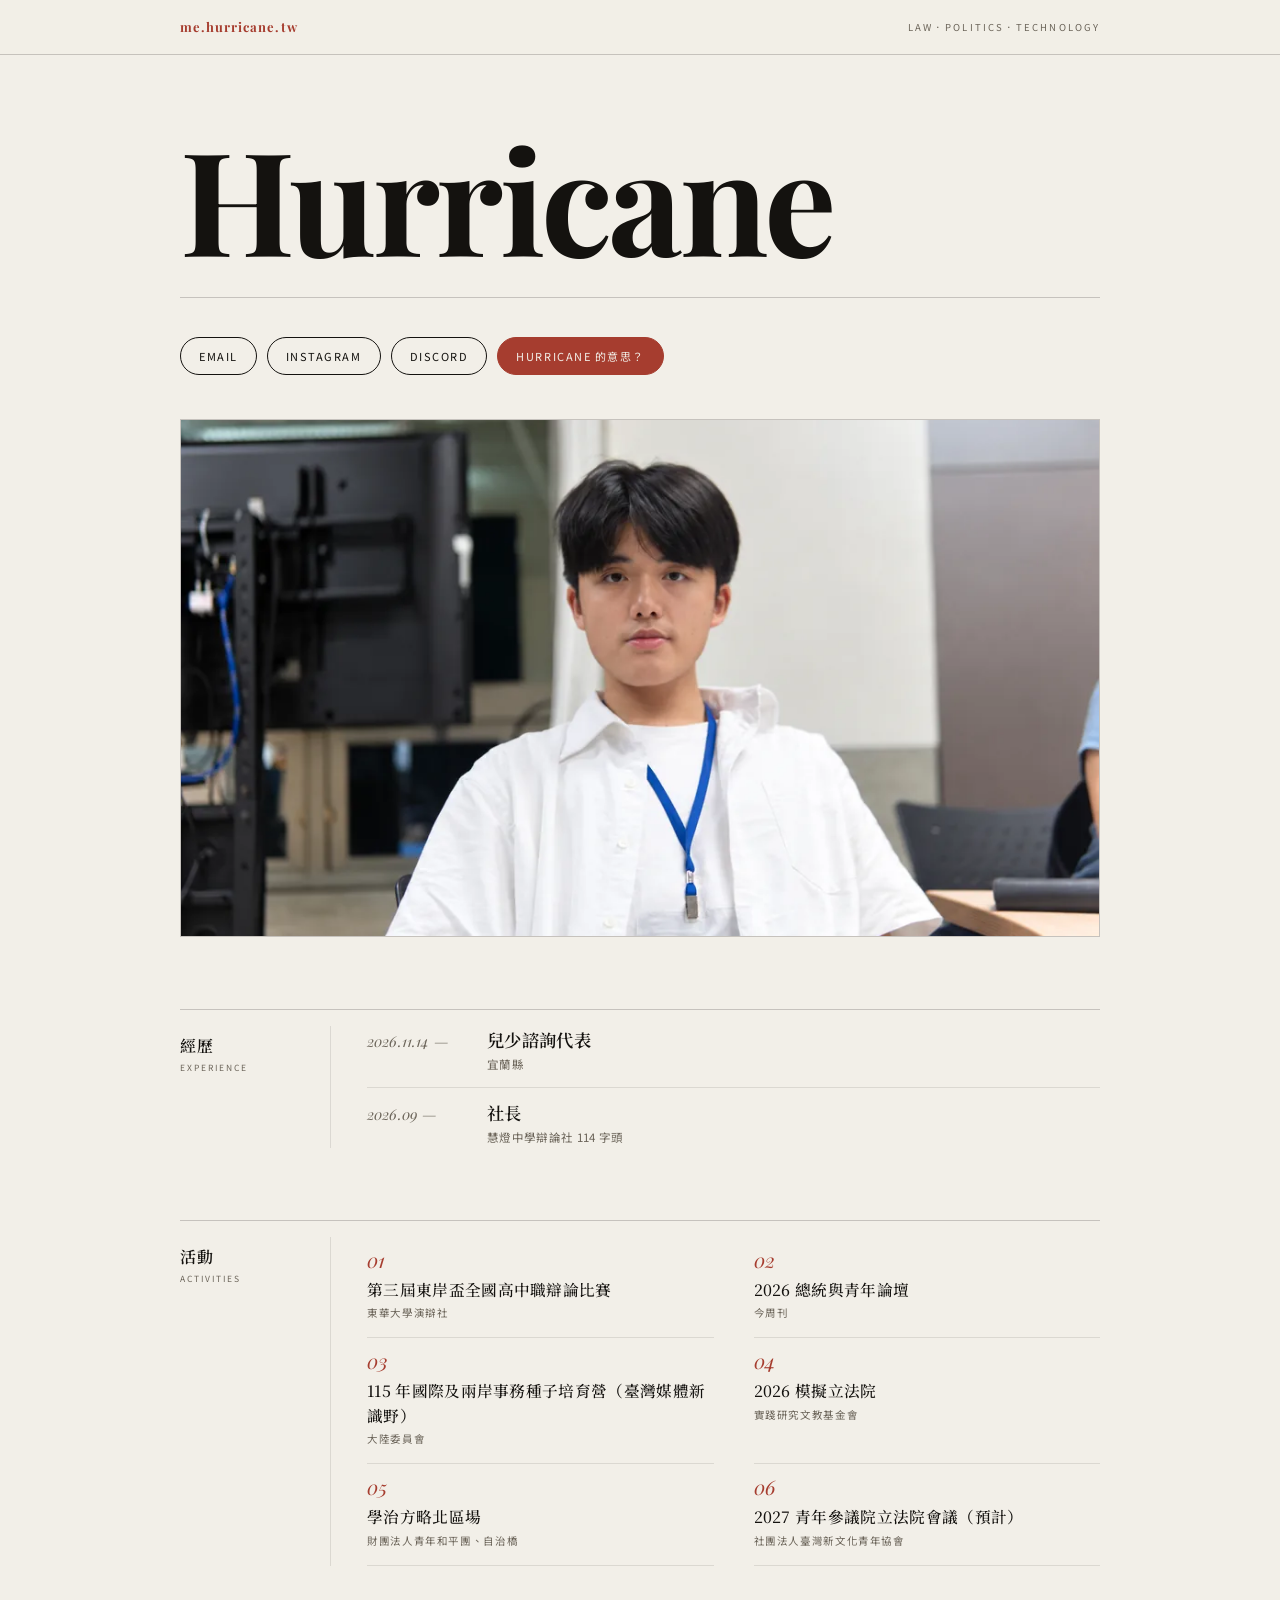
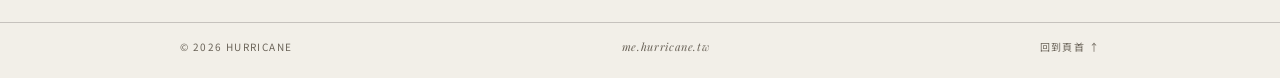
<file: index.html>
<!doctype html>
<html lang="zh-Hant">
<head>
<meta charset="utf-8">
<meta name="viewport" content="width=device-width, initial-scale=1">
<title>Hurricane</title>
<meta name="description" content="Hurricane">
<meta name="author" content="Hurricane">
<link rel="canonical" href="https://me.hurricane.tw/">

<meta property="og:type" content="profile">
<meta property="og:locale" content="zh_TW">
<meta property="og:site_name" content="Hurricane">
<meta property="og:title" content="Hurricane">
<meta property="og:description" content="">
<meta property="og:url" content="https://me.hurricane.tw/">
<meta property="og:image" content="https://me.hurricane.tw/assets/og-image.jpg">
<meta property="og:image:width" content="1200">
<meta property="og:image:height" content="630">
<meta property="og:image:alt" content="Hurricane">
<meta name="twitter:card" content="summary_large_image">
<meta name="twitter:title" content="Hurricane">
<meta name="twitter:description" content="">
<meta name="twitter:image" content="https://me.hurricane.tw/assets/og-image.jpg">

<meta name="theme-color" content="#f2efe8" media="(prefers-color-scheme: light)">
<meta name="theme-color" content="#121110" media="(prefers-color-scheme: dark)">
<link rel="icon" href="favicon.svg" type="image/svg+xml">

<link rel="preconnect" href="https://fonts.googleapis.com">
<link rel="preconnect" href="https://fonts.gstatic.com" crossorigin>
<link rel="stylesheet" href="https://fonts.googleapis.com/css2?family=Playfair+Display:ital,wght@0,500;0,700;1,500&family=Noto+Serif+TC:wght@400;500;600&family=Noto+Sans+TC:wght@400;500;700&display=swap">
<link rel="stylesheet" href="assets/styles.css">

<script type="application/ld+json">
{
  "@context": "https://schema.org",
  "@type": "Person",
  "name": "Hurricane",
  "url": "https://me.hurricane.tw/",
  "email": "mailto:me@hurricane.tw",
  "description": "Hurricane",
  "affiliation": {
    "@type": "EducationalOrganization",
    "name": "財團法人宜蘭縣私立慧燈高級中學"
  },
}
</script>
</head>
<body>
<a class="skip-link" href="#main">跳至主要內容</a>

<header class="masthead">
  <div class="shell masthead-inner">
    <p class="masthead-mark" aria-hidden="true">me.hurricane.tw</p>
    <p class="masthead-note">Law．Politics．Technology</p>
  </div>
</header>

<main id="main" class="shell">

  <section class="cover" id="top">
    <h1 class="display">Hurricane</h1>
    <div class="cover-foot">
    </div>
    <div class="cover-links">
      <button class="pill pill--inverse" type="button" data-copy="me@hurricane.tw">EMail</button>
      <button class="pill pill--inverse" type="button" data-copy="hurricane.tw">Instagram</button>
      <button class="pill pill--inverse" type="button" data-copy="kk25486">Discord</button>
      <a class="pill pill--site" href="https://www.hurricane.tw/">Hurricane 的意思？</a>
    </div>
  </section>

  <figure class="feature">
    <picture>
      <source srcset="assets/avatar.webp" type="image/webp">
      <img src="assets/avatar.jpg" alt="Hurricane 的個人照" width="1000" height="563" fetchpriority="high" decoding="async">
    </picture>
    <figcaption></figcaption>
  </figure>

  <section class="spread" id="experience">
    <div class="rail">
      <h2 class="rail-title">經歷</h2>
      <span class="rail-en">Experience</span>
    </div>
    <div class="spread-body">
      <ol class="index">
	      <li class="index-row">
          <span class="index-date">2026.11.14 —</span>
          <div class="index-main">
            <h3>兒少諮詢代表</h3>
            <p>宜蘭縣</p>
          </div>
        </li>
        <li class="index-row">
          <span class="index-date">2026.09 —</span>
          <div class="index-main">
            <h3>社長</h3>
            <p>慧燈中學辯論社 114 字頭</p>
          </div>
      </ol>
    </div>
  </section>

  <section class="spread" id="activities">
    <div class="rail">
      <h2 class="rail-title">活動</h2>
      <span class="rail-en">Activities</span>
    </div>
    <div class="spread-body">
      <ul class="works">
        <li class="work">
          <span class="work-num">01</span>
          <h3>第三屆東岸盃全國高中職辯論比賽</h3>
          <p>東華大學演辯社</p>
        </li>
        <li class="work">
          <span class="work-num">02</span>
          <h3>2026 總統與青年論壇</h3>
          <p>今周刊</p>
        </li>
        <li class="work">
          <span class="work-num">03</span>
          <h3>115 年國際及兩岸事務種子培育營（臺灣媒體新識野）</h3>
          <p>大陸委員會</p>
        </li>
        <li class="work">
          <span class="work-num">04</span>
          <h3>2026 模擬立法院</h3>
          <p>實踐研究文教基金會</p>
        </li>
        <li class="work">
          <span class="work-num">05</span>
          <h3>學治方略北區場</h3>
          <p>財團法人青年和平團、自治橋</p>
        </li>
		<li class="work">
          <span class="work-num">06</span>
          <h3>2027 青年參議院立法院會議（預計）</h3>
          <p>社團法人臺灣新文化青年協會</p>
        </li>
      </ul>
    </div>
  </section>

</main>

<footer class="colophon">
  <div class="shell colophon-inner">
    <p>© <span id="year">2026</span> Hurricane</p>
    <p class="colophon-mark">me.hurricane.tw</p>
    <a href="#top">回到頁首 ↑</a>
  </div>
</footer>

<div class="toast" id="toast" role="status" aria-live="polite"></div>
<script src="assets/main.js" defer></script>
</body>
</html>
</file>
<file: assets/styles.css>
/* ==========================================================================
   Hurricane — editorial profile
   ========================================================================== */

:root {
  --paper: #f2efe8;
  --ink: #14120f;
  --muted: #6b6459;
  --rule: rgba(20, 18, 15, 0.2);
  --rule-soft: rgba(20, 18, 15, 0.1);
  --accent: #a63d2f;
  --shell: 1000px;
  --sans: "Noto Sans TC", "PingFang TC", "Microsoft JhengHei", system-ui, -apple-system, sans-serif;
  --serif: "Noto Serif TC", "Songti TC", "PMingLiU", Georgia, serif;
  --display: "Playfair Display", "Noto Serif TC", Georgia, serif;
}

@media (prefers-color-scheme: dark) {
  :root {
    --paper: #121110;
    --ink: #efeae1;
    --muted: #a49b8d;
    --rule: rgba(239, 234, 225, 0.22);
    --rule-soft: rgba(239, 234, 225, 0.1);
    --accent: #e08b74;
  }
}

*, *::before, *::after {
  box-sizing: border-box;
}

html {
  scroll-behavior: smooth;
  -webkit-text-size-adjust: 100%;
}

body {
  margin: 0;
  background-color: var(--paper);
  background-image: radial-gradient(var(--rule-soft) 0.5px, transparent 0.5px);
  background-size: 4px 4px;
  color: var(--ink);
  font-family: var(--sans);
  font-size: 15px;
  line-height: 1.75;
  letter-spacing: 0.01em;
  -webkit-font-smoothing: antialiased;
}

h1, h2, h3 {
  margin: 0;
  font-weight: 500;
  line-height: 1.4;
}

p {
  margin: 0;
}

a {
  color: inherit;
  text-decoration: none;
}

button {
  font: inherit;
  color: inherit;
  background: none;
  border: 0;
  cursor: pointer;
}

::selection {
  background: var(--accent);
  color: var(--paper);
}

:focus-visible {
  outline: 2px solid var(--accent);
  outline-offset: 3px;
}

.shell {
  width: 100%;
  max-width: var(--shell);
  margin: 0 auto;
  padding: 0 clamp(18px, 5vw, 40px);
}

.skip-link {
  position: absolute;
  top: -56px;
  left: 16px;
  z-index: 100;
  padding: 8px 14px;
  background: var(--ink);
  color: var(--paper);
  font-size: 12px;
  transition: top 0.18s ease;
}

.skip-link:focus {
  top: 10px;
}

/* Masthead ---------------------------------------------------------------- */

.masthead {
  border-bottom: 1px solid var(--rule);
  background: color-mix(in srgb, var(--paper) 92%, transparent);
}

.masthead-inner {
  display: grid;
  grid-template-columns: 1fr auto;
  align-items: center;
  gap: 16px;
  min-height: 54px;
}

.masthead-mark {
  font-family: var(--display);
  font-size: 13px;
  font-weight: 700;
  letter-spacing: 0.08em;
  color: var(--accent);
  justify-self: start;
}

.masthead-note {
  font-size: 9.5px;
  letter-spacing: 0.22em;
  text-transform: uppercase;
  color: var(--muted);
}

/* Cover ------------------------------------------------------------------- */

.cover {
  padding-top: clamp(36px, 6vw, 58px);
}

.cover-links {
  display: flex;
  flex-wrap: wrap;
  gap: 10px;
  margin-top: clamp(18px, 3vw, 26px);
}

.pill {
  display: inline-flex;
  align-items: center;
  justify-content: center;
  height: 38px;
  padding: 0 18px;
  border-radius: 999px;
  font-size: 11px;
  letter-spacing: 0.14em;
  text-transform: uppercase;
  border: 1px solid var(--ink);
  transition: background 0.18s ease, color 0.18s ease, border-color 0.18s ease;
  white-space: nowrap;
}

.pill--inverse {
  background: var(--paper);
  color: var(--ink);
  border-color: var(--ink);
}

.pill--inverse:hover {
  background: var(--ink);
  color: var(--paper);
}

.pill--site {
  background: var(--accent);
  color: var(--paper);
  border-color: var(--accent);
}

.pill--site:hover {
  background: transparent;
  color: var(--accent);
  border-color: var(--accent);
}

@media (prefers-color-scheme: dark) {
  .pill--inverse {
    background: transparent;
    color: var(--ink);
    border-color: var(--ink);
  }

  .pill--inverse:hover {
    background: var(--ink);
    color: var(--paper);
  }

  .pill--site {
    background: var(--accent);
    color: var(--paper);
    border-color: var(--accent);
  }

  .pill--site:hover {
    background: transparent;
    color: var(--accent);
    border-color: var(--accent);
  }
}

.kicker {
  display: flex;
  align-items: center;
  gap: 9px;
  font-size: 9.5px;
  letter-spacing: 0.24em;
  text-transform: uppercase;
  color: var(--muted);
}

.kicker-dot {
  width: 5px;
  height: 5px;
  border-radius: 50%;
  background: var(--accent);
}

.display {
  font-family: var(--display);
  font-weight: 700;
  font-size: clamp(3.6rem, 13.5vw, 9rem);
  line-height: 0.92;
  letter-spacing: -0.025em;
  margin: clamp(10px, 2vw, 18px) 0 clamp(20px, 4vw, 34px);
}

.cover-foot {
  display: flex;
  flex-wrap: wrap;
  align-items: baseline;
  justify-content: space-between;
  gap: 10px 32px;
  padding-top: 13px;
  border-top: 1px solid var(--rule);
}

.deck {
  font-family: var(--serif);
  font-size: clamp(1rem, 2vw, 1.15rem);
  letter-spacing: 0.02em;
}

.cover-meta {
  font-size: 10px;
  letter-spacing: 0.14em;
  color: var(--muted);
}

/* Feature image ----------------------------------------------------------- */

.feature {
  margin: clamp(28px, 5vw, 44px) 0 0;
}

.feature img {
  display: block;
  width: 100%;
  height: auto;
  aspect-ratio: 16 / 9;
  object-fit: cover;
  border: 1px solid var(--rule);
  background: var(--paper);
}

.feature figcaption {
  margin-top: 7px;
  text-align: right;
  font-size: 9px;
  letter-spacing: 0.2em;
  text-transform: uppercase;
  color: var(--muted);
}

/* Spreads ----------------------------------------------------------------- */

.spread {
  display: grid;
  grid-template-columns: 150px minmax(0, 1fr);
  margin-top: clamp(46px, 7vw, 72px);
  padding-top: 16px;
  border-top: 1px solid var(--rule);
  scroll-margin-top: 20px;
}

.spread:last-of-type {
  padding-bottom: 56px;
}

.rail {
  padding-right: 24px;
}

.rail-num {
  display: block;
  font-family: var(--display);
  font-style: italic;
  font-weight: 500;
  font-size: clamp(1.8rem, 3.4vw, 2.4rem);
  line-height: 1;
  color: var(--accent);
}

.rail-title {
  font-family: var(--serif);
  font-size: 1rem;
  font-weight: 600;
  letter-spacing: 0.04em;
  margin-top: 9px;
}

.rail-en {
  display: block;
  margin-top: 3px;
  font-size: 8.5px;
  letter-spacing: 0.24em;
  text-transform: uppercase;
  color: var(--muted);
}

.spread-body {
  padding-left: clamp(20px, 4vw, 36px);
  border-left: 1px solid var(--rule-soft);
}

/* Experience index -------------------------------------------------------- */

.index {
  margin: 0;
  padding: 0;
  list-style: none;
  counter-reset: idx;
}

.index-row {
  display: grid;
  grid-template-columns: 104px minmax(0, 1fr);
  gap: 16px;
  align-items: baseline;
  padding: 13px 0;
  border-bottom: 1px solid var(--rule-soft);
}

.index-row:first-child {
  padding-top: 2px;
}

.index-row:last-child {
  border-bottom: 0;
  padding-bottom: 0;
}

.index-date {
  font-family: var(--display);
  font-style: italic;
  font-size: 0.92rem;
  letter-spacing: 0.01em;
  color: var(--muted);
  white-space: nowrap;
}

.index-main h3 {
  font-family: var(--serif);
  font-size: 1.08rem;
  font-weight: 600;
  letter-spacing: 0.02em;
}

.index-main p {
  margin-top: 2px;
  font-size: 11.5px;
  letter-spacing: 0.03em;
  color: var(--muted);
}

/* Activities -------------------------------------------------------------- */

.works {
  display: grid;
  grid-template-columns: repeat(2, minmax(0, 1fr));
  column-gap: clamp(24px, 4vw, 40px);
  margin: 0;
  padding: 0;
  list-style: none;
}

.work {
  padding: 13px 0 15px;
  border-bottom: 1px solid var(--rule-soft);
}

.work-num {
  display: block;
  font-family: var(--display);
  font-style: italic;
  font-size: 1.25rem;
  line-height: 1;
  color: var(--accent);
  margin-bottom: 7px;
}

.work h3 {
  font-family: var(--serif);
  font-size: 0.98rem;
  font-weight: 500;
  letter-spacing: 0.02em;
  line-height: 1.55;
}

.work p {
  margin-top: 3px;
  font-size: 10.5px;
  letter-spacing: 0.06em;
  color: var(--muted);
}

/* Contact ----------------------------------------------------------------- */

.entries {
  display: grid;
  grid-template-columns: repeat(3, minmax(0, 1fr));
  gap: 0;
}

.entry {
  display: flex;
  flex-direction: column;
  gap: 2px;
  align-items: flex-start;
  padding: 13px 18px 13px 0;
  border-top: 1px solid var(--rule-soft);
  text-align: left;
}

.entry-label {
  font-size: 9px;
  letter-spacing: 0.2em;
  text-transform: uppercase;
  color: var(--muted);
}

.entry-value {
  font-family: var(--serif);
  font-size: 1.02rem;
  letter-spacing: 0.02em;
  border-bottom: 1px solid transparent;
  transition: border-color 0.18s ease, color 0.18s ease;
}

.entry:hover .entry-value {
  color: var(--accent);
  border-bottom-color: var(--accent);
}

.entry-hint {
  font-size: 9px;
  letter-spacing: 0.1em;
  color: var(--muted);
}

/* Colophon ---------------------------------------------------------------- */

.colophon {
  border-top: 1px solid var(--rule);
}

.colophon-inner {
  display: flex;
  flex-wrap: wrap;
  align-items: center;
  justify-content: space-between;
  gap: 8px;
  padding-top: 14px;
  padding-bottom: 22px;
  font-size: 10px;
  letter-spacing: 0.14em;
  text-transform: uppercase;
  color: var(--muted);
}

.colophon-mark {
  font-family: var(--display);
  font-style: italic;
  letter-spacing: 0.06em;
  text-transform: none;
  font-size: 11px;
}

.colophon-inner a:hover {
  color: var(--ink);
}

/* Toast ------------------------------------------------------------------- */

.toast {
  position: fixed;
  left: 50%;
  bottom: 22px;
  z-index: 80;
  padding: 8px 16px;
  font-size: 12px;
  color: var(--paper);
  background: var(--ink);
  border-radius: 2px;
  opacity: 0;
  transform: translate(-50%, 10px);
  pointer-events: none;
  transition: opacity 0.2s ease, transform 0.2s ease;
}

.toast.is-visible {
  opacity: 1;
  transform: translate(-50%, 0);
}

/* 404 --------------------------------------------------------------------- */

.notfound {
  min-height: calc(100dvh - 54px);
  display: flex;
  flex-direction: column;
  justify-content: center;
  align-items: flex-start;
  gap: 10px;
  padding-top: 40px;
  padding-bottom: 80px;
}

.notfound h1 {
  font-family: var(--display);
  font-size: clamp(2.2rem, 6vw, 3.4rem);
  letter-spacing: -0.02em;
}

.btn {
  display: inline-flex;
  align-items: center;
  margin-top: 14px;
  padding: 8px 18px;
  border: 1px solid var(--ink);
  font-size: 11px;
  letter-spacing: 0.16em;
  text-transform: uppercase;
  transition: background 0.18s ease, color 0.18s ease;
}

.btn:hover {
  background: var(--ink);
  color: var(--paper);
}

/* Responsive -------------------------------------------------------------- */

@media (max-width: 820px) {
  .masthead-inner {
    grid-template-columns: 1fr;
  }

  .masthead-mark {
    justify-self: start;
  }

  .spread {
    grid-template-columns: minmax(0, 1fr);
  }

  .rail {
    display: flex;
    align-items: baseline;
    gap: 10px;
    padding-right: 0;
    margin-bottom: 14px;
  }

  .rail-title {
    margin-top: 0;
    font-size: 1.05rem;
  }

  .rail-en {
    margin-top: 0;
    margin-left: auto;
  }

  .spread-body {
    padding-left: 0;
    border-left: 0;
  }

  .entries {
    grid-template-columns: minmax(0, 1fr);
  }

  .entry {
    padding-right: 0;
  }
}

@media (max-width: 560px) {
  body {
    font-size: 14px;
  }

  .masthead-note {
    letter-spacing: 0.14em;
  }

  .nav {
    font-size: 10.5px;
    gap: 12px;
  }

  .cover-foot {
    flex-direction: column;
    align-items: flex-start;
    gap: 4px;
  }

  .works {
    grid-template-columns: minmax(0, 1fr);
  }

  .index-row {
    grid-template-columns: minmax(0, 1fr);
    gap: 1px;
  }

  .feature img {
    aspect-ratio: 3 / 2;
  }
}

@media print {
  .masthead,
  .colophon,
  .toast,
  .entry-hint {
    display: none !important;
  }

  body {
    background: #fff;
    color: #000;
    font-size: 10.5pt;
  }

  .spread,
  .work,
  .index-row {
    break-inside: avoid;
  }
}
</file>
